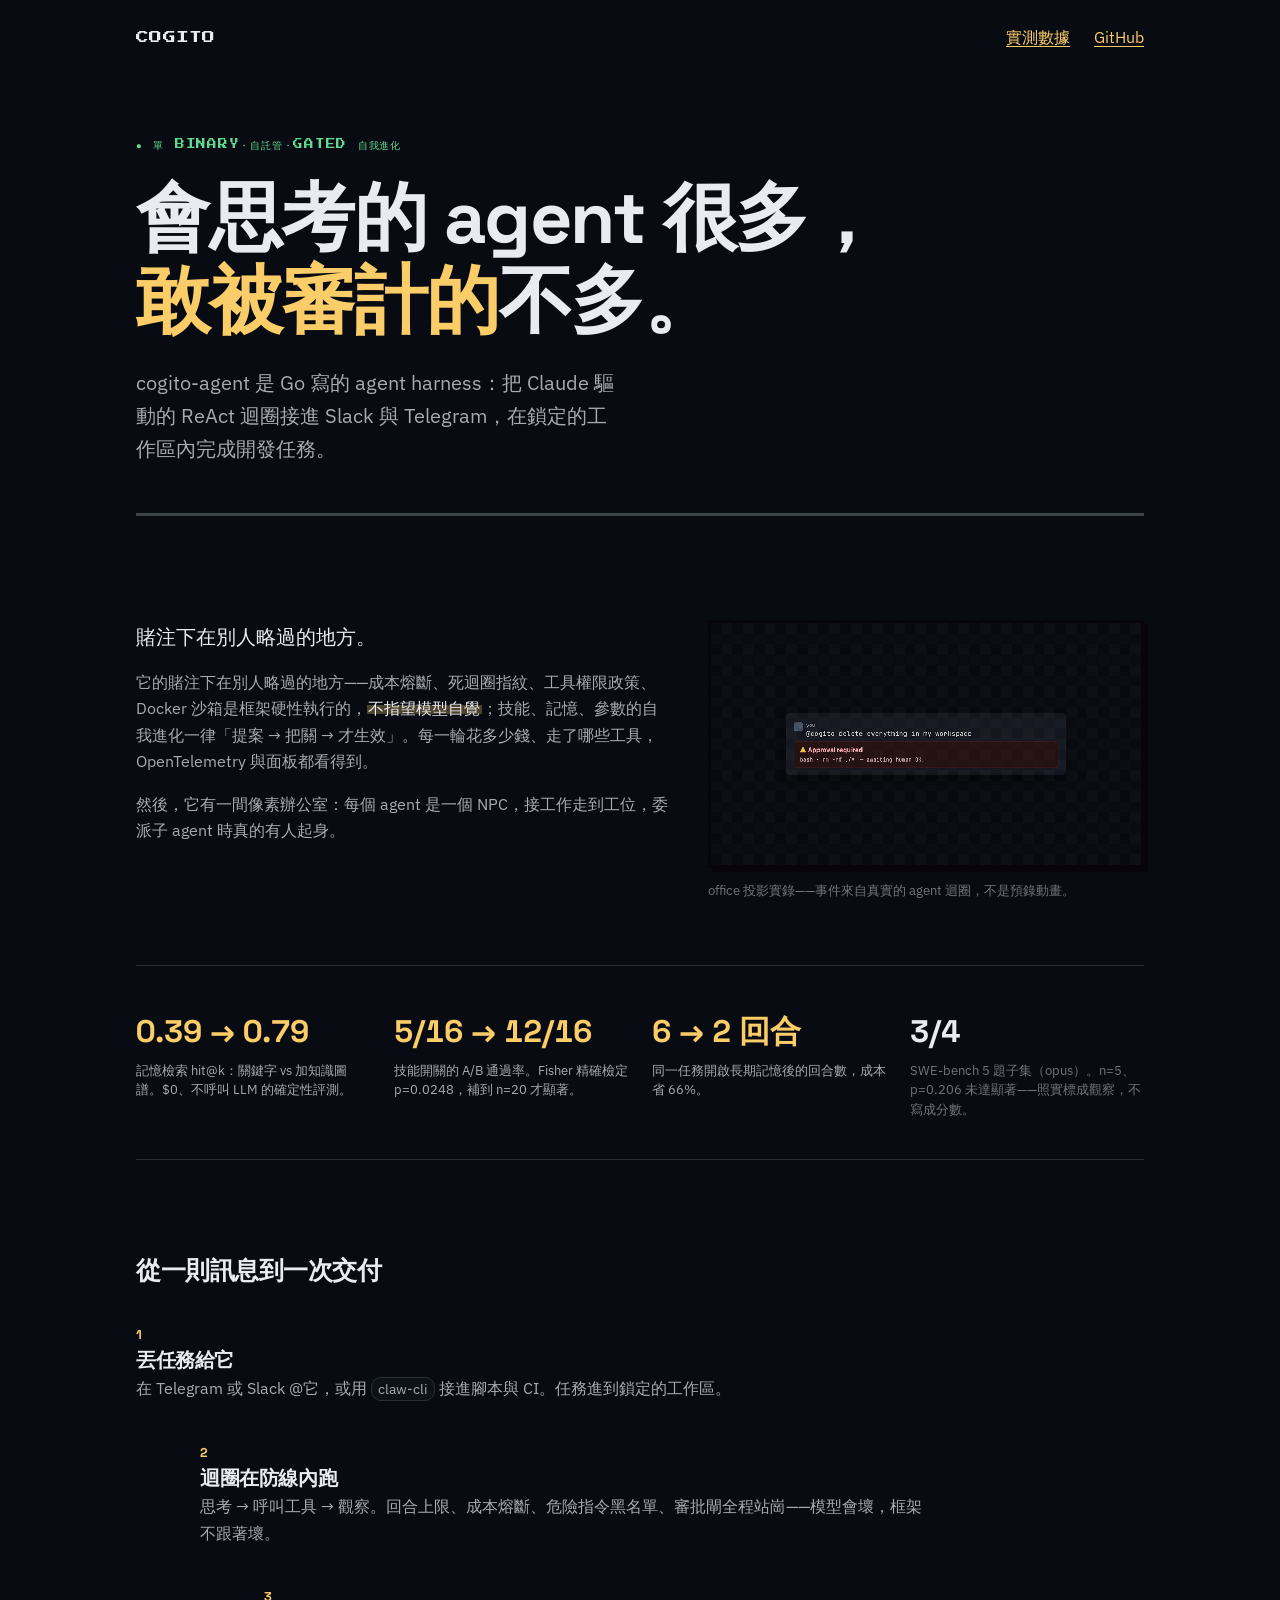
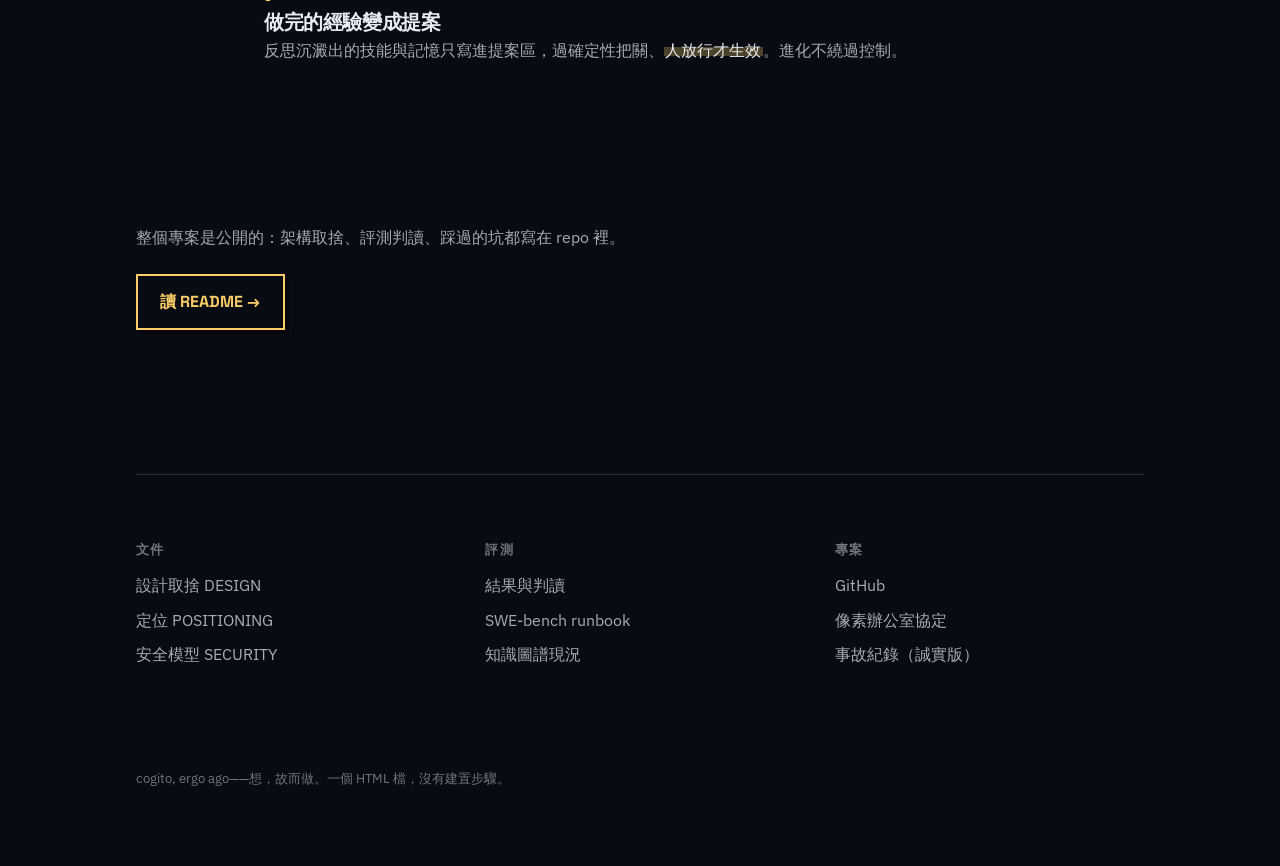
<file: site/index.html>
<!DOCTYPE html>
<html lang="zh-Hant">
<head>
<meta charset="utf-8">
<meta name="viewport" content="width=device-width, initial-scale=1, viewport-fit=cover">
<title>cogito-agent — 想，故而做</title>
<meta name="description" content="Go 寫的單 binary 自託管 agent harness：安全控制與可觀測評測見長，Slack/Telegram 進駐，附像素辦公室投影。">
<link rel="icon" href="assets/avatar.png">
<link rel="preconnect" href="https://fonts.googleapis.com">
<link rel="preconnect" href="https://fonts.gstatic.com" crossorigin>
<link href="https://fonts.googleapis.com/css2?family=Space+Grotesk:wght@500;700&family=IBM+Plex+Sans:ital,wght@0,400;0,600;1,400&family=Press+Start+2P&display=swap" rel="stylesheet">
<style>
/* ── tokens（內聯：單一檔案＝不可能版本錯位）── */
/* Hallmark · macrostructure: Marquee Hero · H1 knobs: size=xl, alignment=left-bias, underlay=rule-below
 * nav: N1 (2 destinations) · footer: Ft3 (genuine doc sitemap) · sections: T4 + F4 + C1
 * theme: studied-DNA (source: url) · source-url: https://munderdiffl.in/
 * observed-fonts: Space Grotesk + Inter + JetBrains Mono + pixel trio → 收斂為 Space Grotesk + IBM Plex Sans + Press Start 2P (2+1)
 * observed-paper: #0A0D14 → oklch(15% 0.015 260) · observed-accent: #FFCA54 → oklch(87% 0.13 85)
 * rhythm: unknown (URL mode) · studied: yes · DNA-source: public reference for user's own project
 * Hallmark · pre-emit critique: P4 H4 E4 S5 R4 V4
 */
:root {
  color-scheme: dark;
  /* 紙面層（DNA 深藍黑，OKLCH 化） */
  --color-paper:    oklch(15% 0.015 260);
  --color-paper-2:  oklch(18% 0.016 260);
  --color-paper-3:  oklch(22% 0.018 260);
  --color-rule:     oklch(30% 0.014 260);
  --color-rule-strong: oklch(38% 0.016 260);
  --color-ink:      oklch(94% 0.008 260);
  --color-muted:    oklch(74% 0.010 260);
  --color-faint:    oklch(56% 0.010 260);
  /* 琥珀錨點（DNA #FFCA54） */
  --color-accent:      oklch(87% 0.130 85);
  --color-accent-deep: oklch(78% 0.140 80);
  --color-accent-ink:  oklch(17% 0.020 85);
  --color-accent-soft: oklch(87% 0.130 85 / 0.10);
  --color-accent-line: oklch(87% 0.130 85 / 0.38);
  --color-ok:          oklch(80% 0.150 155);
  --color-focus:       oklch(87% 0.150 85);
  /* 像素手法：硬偏移影（DNA 的 3px 3px 0）與粗邊 */
  --px-border: 3px solid oklch(12% 0.02 300);
  --px-shadow: 4px 4px 0 oklch(12% 0.02 300 / 0.9);
  /* 字型（2+1；outlier 僅 wordmark + 狀態章） */
  --font-display: "Space Grotesk", ui-sans-serif, system-ui, sans-serif;
  --font-body:    "IBM Plex Sans", ui-sans-serif, system-ui, sans-serif;
  --font-outlier: "Press Start 2P", monospace;
  /* 字級（1.25 比例；display 遵守 ≤5.25rem 上限） */
  --text-sm:   0.8rem;
  --text-base: 1rem;
  --text-md:   1.25rem;
  --text-lg:   1.5625rem;
  --text-xl:   1.9531rem;
  --text-2xl:  2.4414rem;
  --text-display: clamp(2.75rem, 4.5vw + 1rem, 5.25rem);
  /* 空間（4pt） */
  --space-2xs: 0.25rem; --space-xs: 0.5rem; --space-sm: 0.75rem; --space-md: 1rem;
  --space-lg: 1.5rem; --space-xl: 2.5rem; --space-2xl: 4rem; --space-3xl: 6rem; --space-4xl: 9rem;
  /* 動效 */
  --ease-out: cubic-bezier(0.16, 1, 0.3, 1);
  --ease-in:  cubic-bezier(0.7, 0, 0.84, 0);
  --dur-micro: 120ms; --dur-short: 220ms; --dur-long: 420ms;
  --radius: 14px; --radius-sm: 10px;
  --maxw: 68rem; --page-gutter: clamp(1rem, 4vw, 2.5rem);
  --z-base: 1; --z-sticky: 200;
}

/* ── 頁面 ── */
/* Hallmark · macrostructure: Marquee Hero · theme: studied-DNA (source: https://munderdiffl.in/)
 * 完整 stamp 見上方內聯 tokens 區塊頂部 */
* { box-sizing: border-box; }
html { overflow-x: clip; }
body {
  overflow-x: clip;
  margin: 0;
  background: var(--color-paper);
  color: var(--color-ink);
  font-family: var(--font-body);
  font-weight: 400;
  font-size: var(--text-base);
  line-height: 1.65;
}
.wrap { max-width: var(--maxw); margin-inline: auto; padding-inline: var(--page-gutter); }
a { color: var(--color-accent); text-decoration-thickness: 1px; text-underline-offset: 3px; }
a:hover { color: var(--color-accent-deep); }
:focus-visible { outline: 2px solid var(--color-focus); outline-offset: 3px; }
img { max-width: 100%; height: auto; }
h1, h2, h3 { font-family: var(--font-display); letter-spacing: -0.02em; line-height: 1.12; text-wrap: balance; overflow-wrap: anywhere; min-width: 0; }

/* ── N1 導覽（本頁只有兩個目的地，N1 是誠實的選擇）── */
.nav { display: flex; align-items: center; justify-content: space-between; gap: var(--space-lg); padding-block: var(--space-lg); }
.wordmark { font-family: var(--font-outlier); font-size: var(--text-sm); color: var(--color-ink); text-decoration: none; letter-spacing: 0.02em; }
.wordmark:hover { color: var(--color-accent); }
.nav ul { display: flex; gap: var(--space-lg); list-style: none; margin: 0; padding: 0; }
.nav a { white-space: nowrap; }

/* ── Marquee hero：宣言即版面 ── */
/* header refactor（第三版，使用者裁決）：拋棄 marquee 的「宣言貼底＋視窗高留白」概念，
   改成完整的頭部組合——狀態章 → 大標 → 引言。內容驅動、緊湊、無人造虛空。
   （前一版還踩過 tokens.css 快取錯位讓 var() 失效、標題崩回 1rem——tokens 已內聯根治。） */
.hero { padding-block: clamp(2.5rem, 7dvh, 4.5rem) var(--space-xl); display: grid; gap: var(--space-lg); justify-items: start; }
.hero .status { font-family: var(--font-outlier); font-size: 0.6rem; color: var(--color-ok); letter-spacing: 0.08em; margin: 0; }
.hero h1 { font-size: var(--text-display); font-weight: 700; margin: 0; max-width: 22ch; }
.hero .lede { font-size: var(--text-md); color: var(--color-muted); max-width: 40ch; margin: 0; }
.hero h1 em { font-style: normal; color: var(--color-accent); }
.rule-thick { border: 0; border-top: 3px solid var(--color-rule-strong); margin: var(--space-lg) 0 0; width: 100%; }

/* ── 定位 + demo ── */
.pitch { display: grid; gap: var(--space-xl); grid-template-columns: minmax(0, 1.1fr) minmax(0, 0.9fr); align-items: start; padding-block: var(--space-2xl); }
.pitch p { max-width: 34em; margin: 0 0 var(--space-md); }
.pitch .lead { font-size: var(--text-md); color: var(--color-ink); }
.pitch .muted { color: var(--color-muted); }
.office { margin: 0; }
.office img { display: block; border: var(--px-border); box-shadow: var(--px-shadow); image-rendering: pixelated; border-radius: 0; }
.office figcaption { font-size: var(--text-sm); color: var(--color-faint); padding-top: var(--space-sm); }

/* ── T4 數據帶：真數字 + 保留註記 ── */
.stats { border-block: 1px solid var(--color-rule); padding-block: var(--space-xl); display: grid; grid-template-columns: repeat(4, minmax(0, 1fr)); gap: var(--space-lg); font-variant-numeric: tabular-nums; }
.stats b { display: block; font-family: var(--font-display); font-size: var(--text-xl); font-weight: 700; color: var(--color-ink); }
.stats .up { color: var(--color-accent); }
.stats span { display: block; font-size: var(--text-sm); color: var(--color-muted); margin-top: var(--space-2xs); line-height: 1.5; }
.stats .note { color: var(--color-faint); }

/* ── F4 三步驟（真序列，容許編號）── */
.steps-wrap { padding-block: var(--space-3xl); }
.steps-wrap h2 { font-size: var(--text-lg); margin: 0 0 var(--space-xl); }
.steps { list-style: none; margin: 0; padding: 0; display: grid; gap: var(--space-xl); }
.steps li { display: grid; gap: var(--space-2xs); max-width: 46em; }
.steps .stage { font-family: var(--font-display); font-weight: 700; color: var(--color-accent); font-size: var(--text-sm); letter-spacing: 0.04em; }
.steps h3 { font-size: var(--text-md); margin: 0; }
.steps p { margin: 0; color: var(--color-muted); }
.steps li:nth-child(2) { margin-inline-start: clamp(0rem, 6vw, 4rem); } /* 刻意不對齊：節奏不是模板 */
.steps li:nth-child(3) { margin-inline-start: clamp(0rem, 12vw, 8rem); }
.steps code { font-family: var(--font-body); background: var(--color-paper-2); border: 1px solid var(--color-rule); border-radius: var(--radius-sm); padding: 0.1em 0.4em; font-size: 0.9em; }

/* ── C1 CTA ── */
.cta-band { padding-block: var(--space-2xl) var(--space-4xl); display: grid; gap: var(--space-lg); justify-items: start; }
.cta-band p { margin: 0; color: var(--color-muted); max-width: 38em; }
.cta-outline { display: inline-flex; align-items: center; gap: 0.5em; padding: 0.8rem 1.4rem; min-height: 44px; border: 2px solid var(--color-accent); color: var(--color-accent); font-family: var(--font-display); font-weight: 700; text-decoration: none; white-space: nowrap; box-shadow: var(--px-shadow); transition: transform var(--dur-micro) var(--ease-out), background-color var(--dur-short) var(--ease-out); }
.cta-outline:hover { background: var(--color-accent-soft); color: var(--color-accent); transform: translateY(-1px); }
.cta-outline:active { transform: translateY(1px); }

/* ── Ft3 footer（真實文件 sitemap；無社群圖示列）── */
.foot { border-top: 1px solid var(--color-rule); padding-block: var(--space-2xl); display: grid; grid-template-columns: repeat(3, minmax(0, 1fr)); gap: var(--space-xl); }
.foot .caps { font-size: var(--text-sm); letter-spacing: 0.1em; text-transform: uppercase; color: var(--color-faint); margin: 0 0 var(--space-sm); font-weight: 600; }
.foot ul { list-style: none; margin: 0; padding: 0; display: grid; gap: var(--space-xs); }
.foot a { color: var(--color-muted); text-decoration: none; }
.foot a:hover { color: var(--color-accent); text-decoration: underline; }
.colophon { padding-block: var(--space-lg) var(--space-2xl); color: var(--color-faint); font-size: var(--text-sm); }

/* ── scroll 進場（IntersectionObserver 加 .is-in；一次性、不重播）──
   漸進增強：隱藏狀態只在 <html class="js"> 下生效——JS 掛了頁面照常完整。 */
.js .sr { opacity: 0; transform: translateY(12px); }
.js .sr.is-in { opacity: 1; transform: none; transition: opacity var(--dur-long) var(--ease-out), transform var(--dur-long) var(--ease-out); transition-delay: calc(var(--i, 0) * 90ms); }

/* 重點字掃光：琥珀底從左掃到右，跟著所屬區塊的進場一起發生（同一個編排時刻，不是第四種噪音） */
mark.hl { color: var(--color-ink); background: linear-gradient(oklch(87% 0.130 85 / 0.28), oklch(87% 0.130 85 / 0.28)) no-repeat 0 60%; background-size: 0% 45%; padding-inline: 0.08em; }
.js .sr.is-in mark.hl { background-size: 100% 45%; transition: background-size 700ms var(--ease-out) 350ms; }
html:not(.js) mark.hl { background-size: 100% 45%; }

/* ── 一次開場 stagger（僅 hero；其餘交給 scroll 觸發）── */
.reveal { opacity: 0; transform: translateY(8px); animation: reveal var(--dur-long) var(--ease-out) forwards; animation-delay: calc(var(--i, 0) * 70ms); }
@keyframes reveal { to { opacity: 1; transform: none; } }
@media (prefers-reduced-motion: reduce) {
  *, *::before, *::after { animation-duration: 150ms !important; animation-iteration-count: 1 !important; transition-duration: 150ms !important; }
  .reveal { animation: reveal-r 150ms linear forwards; }
  @keyframes reveal-r { to { opacity: 1; transform: none; } }
}

/* ── 響應（320/375/414/768 驗過的收斂）── */
@media (max-width: 60rem) {
  .pitch { grid-template-columns: minmax(0, 1fr); }
  .stats { grid-template-columns: repeat(2, minmax(0, 1fr)); }
  .steps li:nth-child(2), .steps li:nth-child(3) { margin-inline-start: 0; }
}
@media (max-width: 40rem) {
  .stats { grid-template-columns: minmax(0, 1fr); }
  .foot { grid-template-columns: minmax(0, 1fr); }
  .nav ul { gap: var(--space-md); }
}
</style>
</head>
<body>
<header class="wrap">
  <nav class="nav" aria-label="主導覽">
    <a class="wordmark" href="#top">COGITO</a>
    <ul>
      <li><a href="#eval">實測數據</a></li>
      <li><a href="https://github.com/SIMPLYBOYS/cogito-agent">GitHub</a></li>
    </ul>
  </nav>
</header>

<main id="top">
  <section class="hero wrap reveal" style="--i:0">
    <p class="status">● 單 BINARY・自託管・GATED 自我進化</p>
    <h1>會思考的 agent 很多，<br><em>敢被審計的</em>不多。</h1>
    <p class="lede">cogito-agent 是 Go 寫的 agent harness：把 Claude 驅動的 ReAct 迴圈接進 Slack 與 Telegram，在鎖定的工作區內完成開發任務。</p>
    <hr class="rule-thick">
  </section>

  <section class="pitch wrap">
    <div class="sr" style="--i:0">
      <p class="lead">賭注下在別人略過的地方。</p>
      <p class="muted">它的賭注下在別人略過的地方——成本熔斷、死迴圈指紋、工具權限政策、Docker 沙箱是框架硬性執行的，<mark class="hl">不指望模型自覺</mark>；技能、記憶、參數的自我進化一律「提案 → 把關 → 才生效」。每一輪花多少錢、走了哪些工具，OpenTelemetry 與面板都看得到。</p>
      <p class="muted">然後，它有一間像素辦公室：每個 agent 是一個 NPC，接工作走到工位，委派子 agent 時真的有人起身。</p>
    </div>
    <figure class="office sr" style="--i:1">
      <img src="assets/brag.gif" alt="像素辦公室投影：多個 NPC 員工在辦公室內走動、入座工位、開會" width="820" height="461" loading="lazy">
      <figcaption>office 投影實錄——事件來自真實的 agent 迴圈，不是預錄動畫。</figcaption>
    </figure>
  </section>

  <section id="eval" class="wrap">
    <div class="stats sr" style="--i:0">
      <div><b class="up">0.50 → 1.00</b><span>記憶檢索 hit@k：關鍵字 vs 加知識圖譜。$0、不呼叫 LLM 的確定性評測。</span></div>
      <div><b class="up">7/20 → 15/20</b><span>技能開關的 A/B 通過率。Fisher 精確檢定 p=0.0248，補到 n=20 才顯著。</span></div>
      <div><b class="up">8 → 3 回合</b><span>同一任務開啟長期記憶後的回合數，成本省 66%。</span></div>
      <div><b>4/5</b><span class="note">SWE-bench 5 題子集（opus）。n=5、p=0.206 未達顯著——照實標成觀察，不寫成分數。</span></div>
    </div>
  </section>

  <section class="steps-wrap wrap">
    <h2 class="sr" style="--i:0">從一則訊息到一次交付</h2>
    <ol class="steps">
      <li class="sr" style="--i:1"><span class="stage">1</span><h3>丟任務給它</h3><p>在 Telegram 或 Slack @它，或用 <code>claw-cli</code> 接進腳本與 CI。任務進到鎖定的工作區。</p></li>
      <li class="sr" style="--i:2"><span class="stage">2</span><h3>迴圈在防線內跑</h3><p>思考 → 呼叫工具 → 觀察。回合上限、成本熔斷、危險指令黑名單、審批閘全程站崗——模型會壞，框架不跟著壞。</p></li>
      <li class="sr" style="--i:3"><span class="stage">3</span><h3>做完的經驗變成提案</h3><p>反思沉澱出的技能與記憶只寫進提案區，過確定性把關、<mark class="hl">人放行才生效</mark>。進化不繞過控制。</p></li>
    </ol>
  </section>

  <section class="cta-band wrap">
    <p class="sr" style="--i:0">整個專案是公開的：架構取捨、評測判讀、踩過的坑都寫在 repo 裡。</p>
    <a class="cta-outline sr" style="--i:1" href="https://github.com/SIMPLYBOYS/cogito-agent">讀 README →</a>
  </section>
</main>

<footer class="wrap">
  <div class="foot">
    <div>
      <p class="caps">文件</p>
      <ul>
        <li><a href="https://github.com/SIMPLYBOYS/cogito-agent/blob/main/DESIGN.md">設計取捨 DESIGN</a></li>
        <li><a href="https://github.com/SIMPLYBOYS/cogito-agent/blob/main/POSITIONING.md">定位 POSITIONING</a></li>
        <li><a href="https://github.com/SIMPLYBOYS/cogito-agent/blob/main/SECURITY.md">安全模型 SECURITY</a></li>
      </ul>
    </div>
    <div>
      <p class="caps">評測</p>
      <ul>
        <li><a href="https://github.com/SIMPLYBOYS/cogito-agent/blob/main/docs/eval-results.md">結果與判讀</a></li>
        <li><a href="https://github.com/SIMPLYBOYS/cogito-agent/blob/main/docs/swebench-runbook.md">SWE-bench runbook</a></li>
        <li><a href="https://github.com/SIMPLYBOYS/cogito-agent/blob/main/docs/kg-status.md">知識圖譜現況</a></li>
      </ul>
    </div>
    <div>
      <p class="caps">專案</p>
      <ul>
        <li><a href="https://github.com/SIMPLYBOYS/cogito-agent">GitHub</a></li>
        <li><a href="https://github.com/SIMPLYBOYS/cogito-agent/blob/main/docs/office-protocol.md">像素辦公室協定</a></li>
        <li><a href="https://github.com/SIMPLYBOYS/cogito-agent/blob/main/docs/incident-blacklist-bypass.md">事故紀錄（誠實版）</a></li>
      </ul>
    </div>
  </div>
  <p class="colophon wrap-inner">cogito, ergo ago——想，故而做。一個 HTML 檔，沒有建置步驟。</p>
</footer>
<script>
/* 漸進增強開關：沒有 JS 就沒有隱藏狀態，頁面照常完整 */
document.documentElement.classList.add('js');

const reduce = matchMedia('(prefers-reduced-motion: reduce)').matches;

/* scroll 進場：一次性；reduced-motion 直接全部顯示 */
const srs = document.querySelectorAll('.sr');
if (reduce || !('IntersectionObserver' in window)) {
  srs.forEach(el => el.classList.add('is-in'));
} else {
  const io = new IntersectionObserver(entries => {
    for (const e of entries) if (e.isIntersecting) {
      e.target.classList.add('is-in');
      io.unobserve(e.target);
      if (e.target.classList.contains('stats')) countUp(e.target);
    }
  }, { threshold: 0.25, rootMargin: '0px 0px -8% 0px' });
  srs.forEach(el => io.observe(el));
}

/* 關鍵數字 count-up：逐 token 從 0 滾到實際值，格式（小數位/分數/箭頭）原樣保留。
   螢幕閱讀器唸的是 aria-label 裡的最終值，不會聽到滾動過程。 */
function countUp(stats) {
  stats.querySelectorAll('b').forEach(b => {
    const finalText = b.textContent;
    b.setAttribute('aria-label', finalText);
    const parts = finalText.split(/(\d+\.\d+|\d+)/);
    const t0 = performance.now(), dur = 1200;
    (function tick(now) {
      const p = Math.min((now - t0) / dur, 1);
      const eased = 1 - Math.pow(1 - p, 3); /* ease-out cubic */
      b.textContent = parts.map(seg => {
        if (!/^\d/.test(seg)) return seg;
        const dec = seg.includes('.') ? seg.split('.')[1].length : 0;
        return (parseFloat(seg) * eased).toFixed(dec);
      }).join('');
      if (p < 1) requestAnimationFrame(tick); else b.textContent = finalText;
    })(t0);
  });
}
if (reduce) document.querySelectorAll('.stats b').forEach(b => b.setAttribute('aria-label', b.textContent));
</script>
</body>
</html>
</file>
